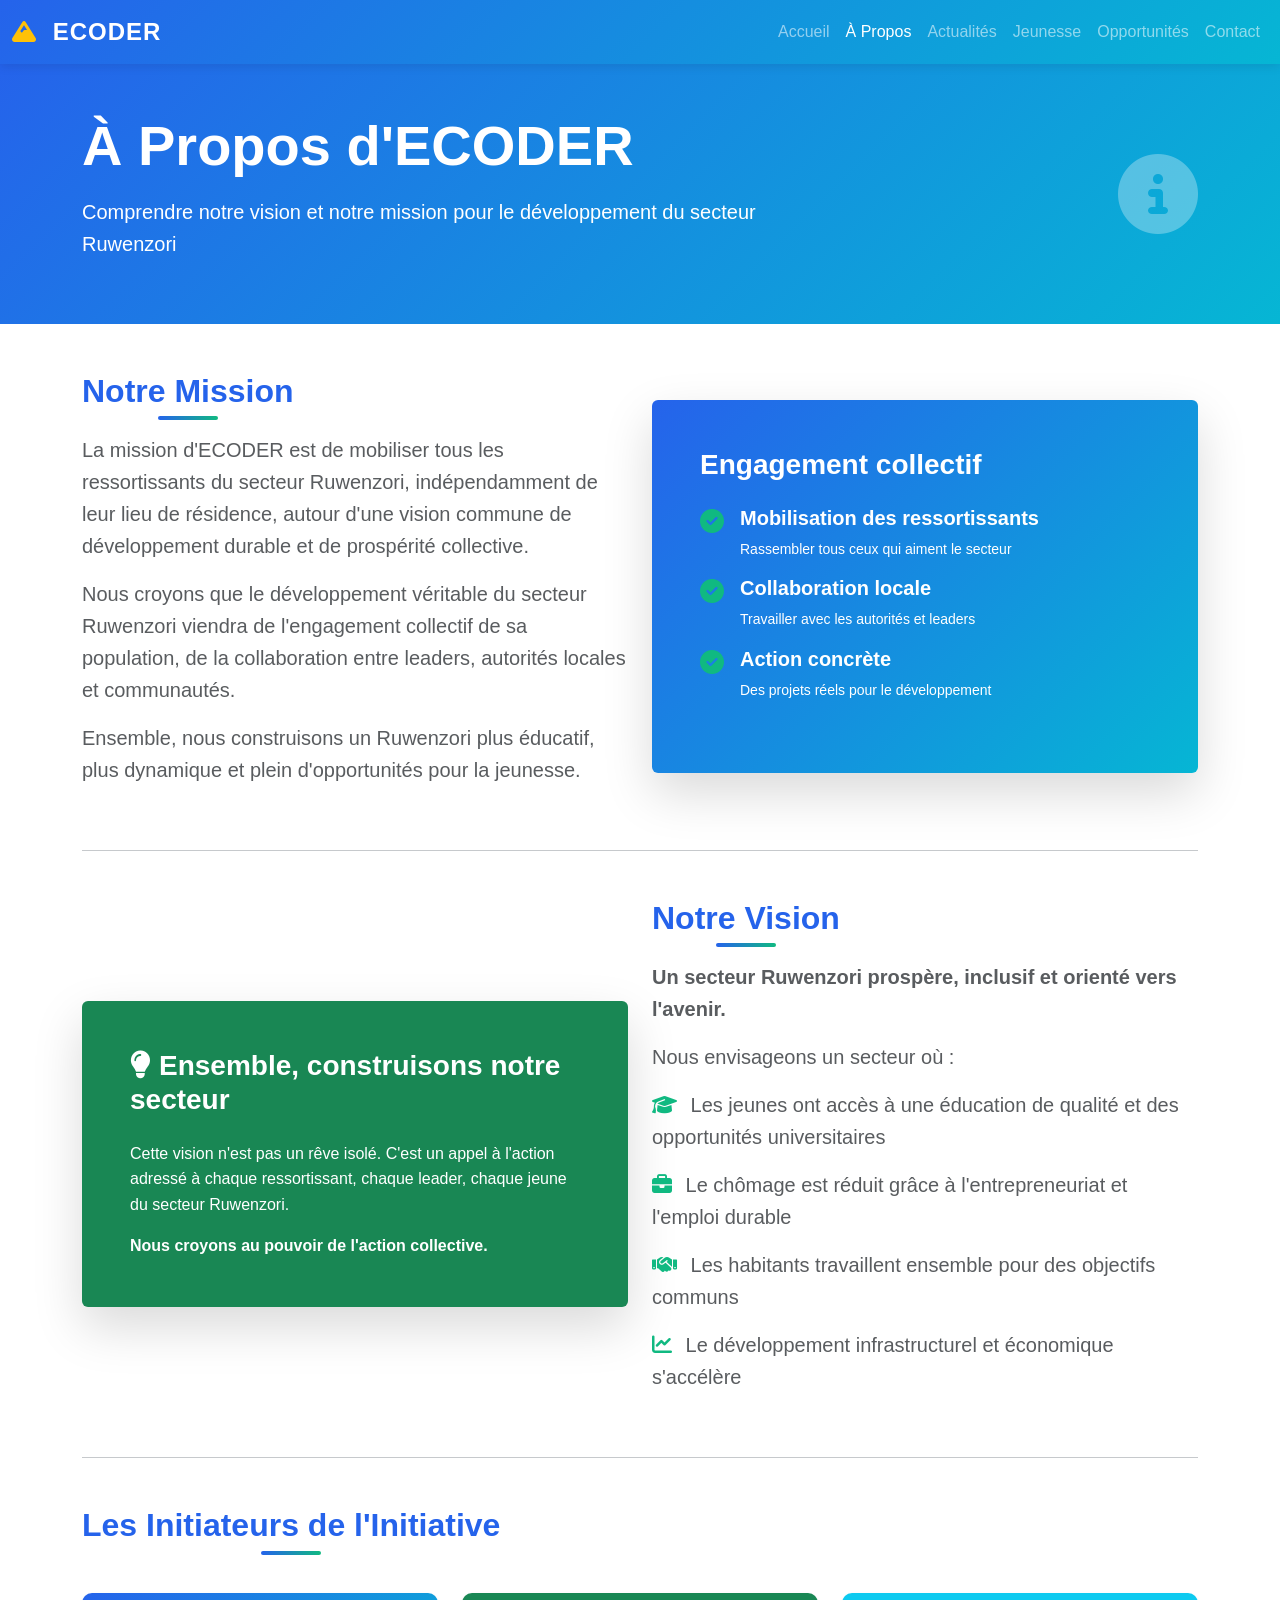
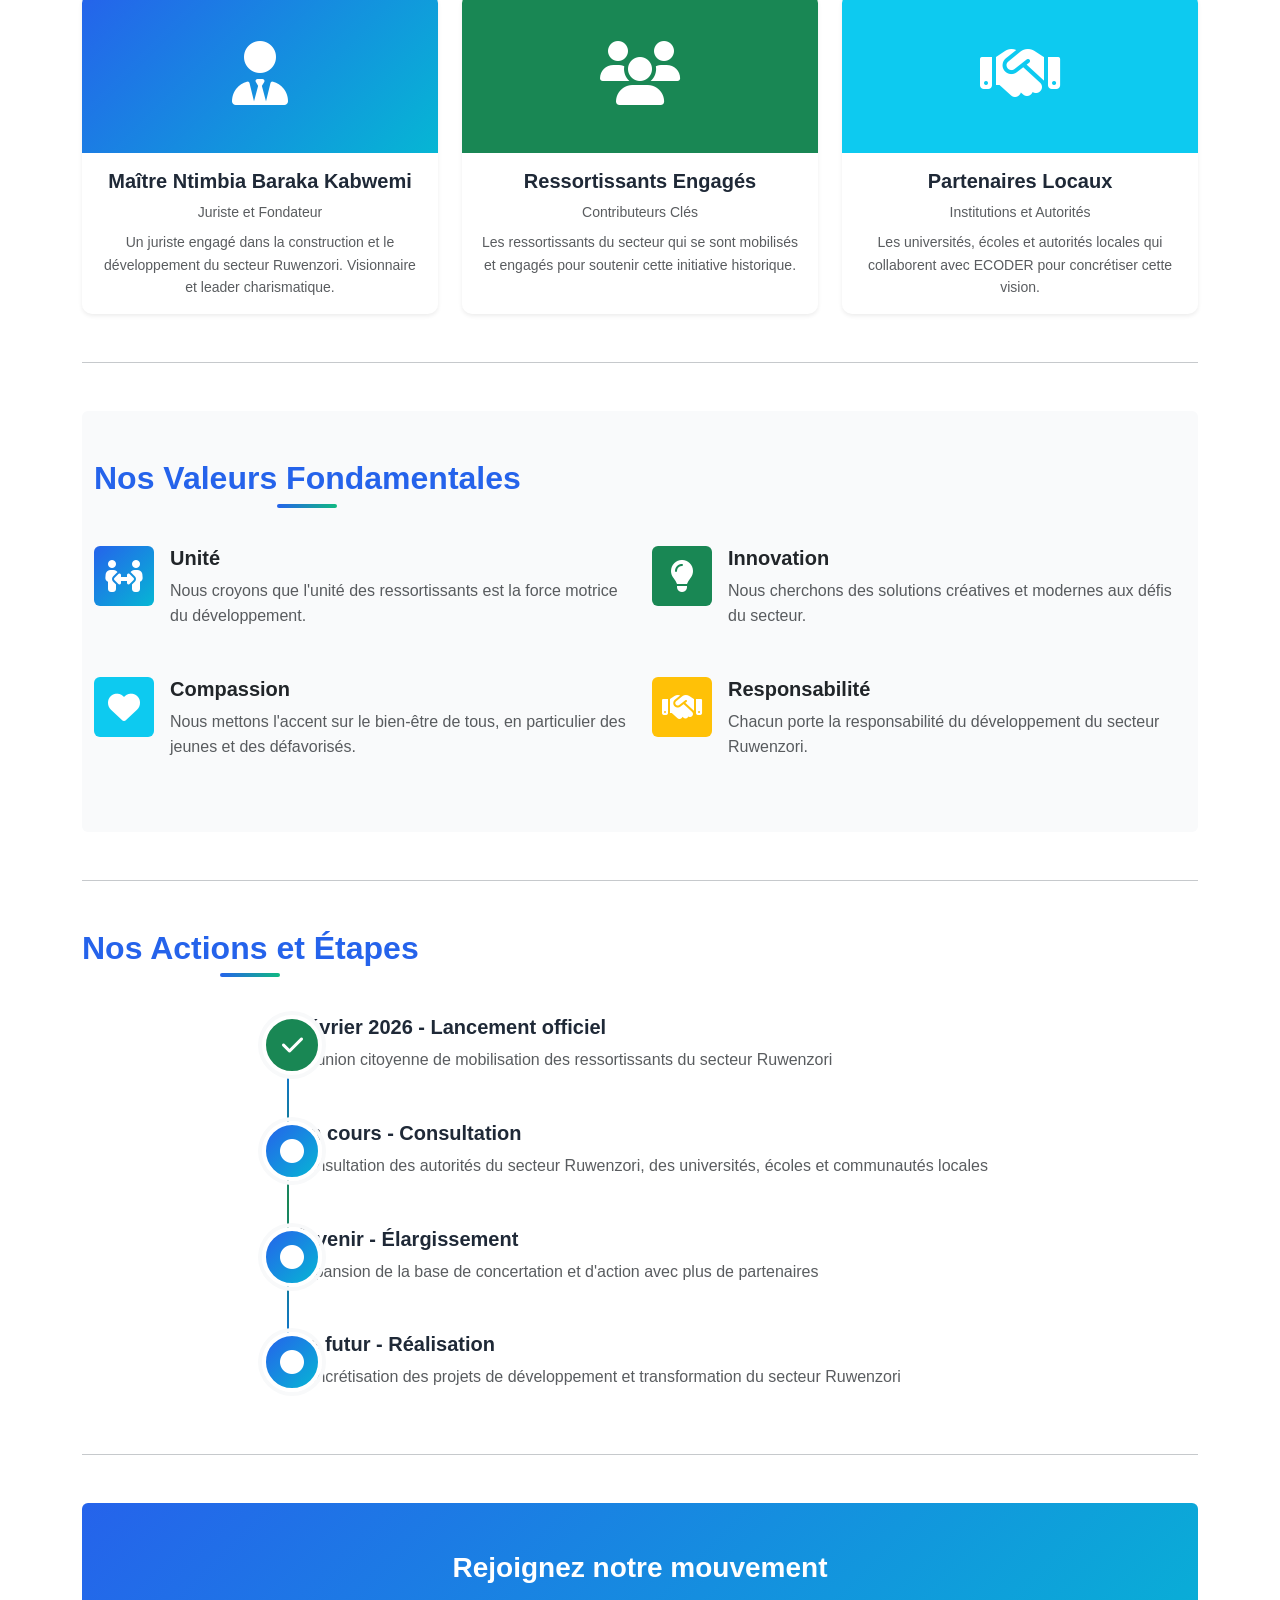
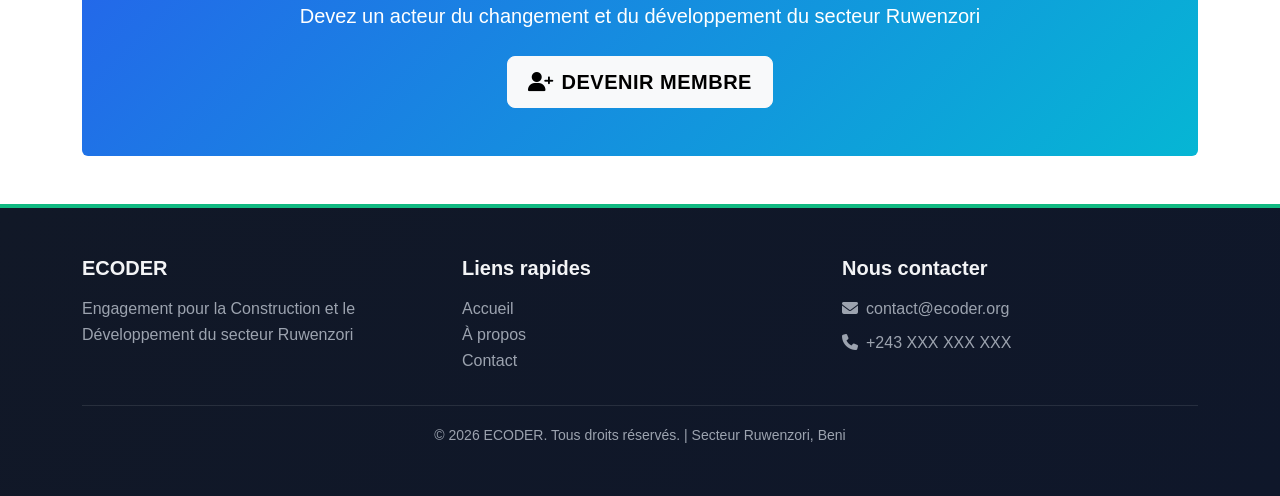
<file: about.html>
<!DOCTYPE html>
<html lang="fr">
<head>
    <meta charset="UTF-8">
    <meta name="viewport" content="width=device-width, initial-scale=1.0">
    <title>À Propos - ECODER</title>
    
    <!-- Bootstrap CSS -->
    <link href="https://cdn.jsdelivr.net/npm/bootstrap@5.3.0/dist/css/bootstrap.min.css" rel="stylesheet">
    <!-- Font Awesome Icons -->
    <link rel="stylesheet" href="https://cdnjs.cloudflare.com/ajax/libs/font-awesome/6.4.0/css/all.min.css">
    <!-- Custom CSS -->
    <link rel="stylesheet" href="style.css">
</head>
<body>
    <!-- Navigation -->
    <nav class="navbar navbar-expand-lg navbar-dark bg-primary sticky-top">
        <div class="container-fluid">
            <a class="navbar-brand fw-bold" href="index.html">
                <i class="fas fa-mountain"></i> ECODER
            </a>
            <button class="navbar-toggler" type="button" data-bs-toggle="collapse" data-bs-target="#navbarNav">
                <span class="navbar-toggler-icon"></span>
            </button>
            <div class="collapse navbar-collapse" id="navbarNav">
                <ul class="navbar-nav ms-auto">
                    <li class="nav-item">
                        <a class="nav-link" href="index.html">Accueil</a>
                    </li>
                    <li class="nav-item">
                        <a class="nav-link active" href="about.html">À Propos</a>
                    </li>
                    <li class="nav-item">
                        <a class="nav-link" href="index.html#actualites">Actualités</a>
                    </li>
                    <li class="nav-item">
                        <a class="nav-link" href="index.html#jeunesse">Jeunesse</a>
                    </li>
                    <li class="nav-item">
                        <a class="nav-link" href="index.html#opportunites">Opportunités</a>
                    </li>
                    <li class="nav-item">
                        <a class="nav-link" href="contact.html">Contact</a>
                    </li>
                </ul>
            </div>
        </div>
    </nav>

    <!-- Page Header -->
    <section class="bg-primary text-white py-5">
        <div class="container">
            <div class="row align-items-center">
                <div class="col-lg-8">
                    <h1 class="display-4 fw-bold mb-3">À Propos d'ECODER</h1>
                    <p class="lead">Comprendre notre vision et notre mission pour le développement du secteur Ruwenzori</p>
                </div>
                <div class="col-lg-4 text-end">
                    <i class="fas fa-info-circle" style="font-size: 5rem; opacity: 0.3;"></i>
                </div>
            </div>
        </div>
    </section>

    <!-- Main Content -->
    <main class="container my-5">
        <!-- Mission Section -->
        <section class="mb-5">
            <div class="row align-items-center">
                <div class="col-lg-6 mb-4 mb-lg-0">
                    <h2 class="h2 fw-bold text-primary mb-4">Notre Mission</h2>
                    <p class="text-muted fs-5 mb-3">
                        La mission d'ECODER est de mobiliser tous les ressortissants du secteur Ruwenzori, 
                        indépendamment de leur lieu de résidence, autour d'une vision commune de développement durable et de prospérité collective.
                    </p>
                    <p class="text-muted fs-5 mb-3">
                        Nous croyons que le développement véritable du secteur Ruwenzori viendra de l'engagement 
                        collectif de sa population, de la collaboration entre leaders, autorités locales et communautés.
                    </p>
                    <p class="text-muted fs-5">
                        Ensemble, nous construisons un Ruwenzori plus éducatif, plus dynamique et plein d'opportunités pour la jeunesse.
                    </p>
                </div>
                <div class="col-lg-6">
                    <div class="bg-primary text-white p-5 rounded shadow-lg">
                        <h3 class="fw-bold mb-4">Engagement collectif</h3>
                        <div class="mb-4">
                            <div class="d-flex align-items-start mb-3">
                                <i class="fas fa-check-circle me-3" style="color: #10b981; font-size: 1.5rem; margin-top: 3px;"></i>
                                <div>
                                    <h5 class="fw-bold">Mobilisation des ressortissants</h5>
                                    <p class="mb-0 small">Rassembler tous ceux qui aiment le secteur</p>
                                </div>
                            </div>
                            <div class="d-flex align-items-start mb-3">
                                <i class="fas fa-check-circle me-3" style="color: #10b981; font-size: 1.5rem; margin-top: 3px;"></i>
                                <div>
                                    <h5 class="fw-bold">Collaboration locale</h5>
                                    <p class="mb-0 small">Travailler avec les autorités et leaders</p>
                                </div>
                            </div>
                            <div class="d-flex align-items-start">
                                <i class="fas fa-check-circle me-3" style="color: #10b981; font-size: 1.5rem; margin-top: 3px;"></i>
                                <div>
                                    <h5 class="fw-bold">Action concrète</h5>
                                    <p class="mb-0 small">Des projets réels pour le développement</p>
                                </div>
                            </div>
                        </div>
                    </div>
                </div>
            </div>
        </section>

        <hr class="my-5">

        <!-- Vision Section -->
        <section class="mb-5">
            <div class="row align-items-center">
                <div class="col-lg-6 order-lg-2 mb-4 mb-lg-0">
                    <h2 class="h2 fw-bold text-primary mb-4">Notre Vision</h2>
                    <p class="text-muted fs-5 mb-3">
                        <strong>Un secteur Ruwenzori prospère, inclusif et orienté vers l'avenir.</strong>
                    </p>
                    <p class="text-muted fs-5 mb-3">
                        Nous envisageons un secteur où :
                    </p>
                    <ul class="list-unstyled text-muted fs-5">
                        <li class="mb-3">
                            <i class="fas fa-graduation-cap text-success me-2"></i>
                            Les jeunes ont accès à une éducation de qualité et des opportunités universitaires
                        </li>
                        <li class="mb-3">
                            <i class="fas fa-briefcase text-success me-2"></i>
                            Le chômage est réduit grâce à l'entrepreneuriat et l'emploi durable
                        </li>
                        <li class="mb-3">
                            <i class="fas fa-handshake text-success me-2"></i>
                            Les habitants travaillent ensemble pour des objectifs communs
                        </li>
                        <li class="mb-3">
                            <i class="fas fa-chart-line text-success me-2"></i>
                            Le développement infrastructurel et économique s'accélère
                        </li>
                    </ul>
                </div>
                <div class="col-lg-6 order-lg-1">
                    <div class="bg-success text-white p-5 rounded shadow-lg">
                        <h3 class="fw-bold mb-4">
                            <i class="fas fa-lightbulb me-2"></i>Ensemble, construisons notre secteur
                        </h3>
                        <p>
                            Cette vision n'est pas un rêve isolé. C'est un appel à l'action adressé à chaque ressortissant, 
                            chaque leader, chaque jeune du secteur Ruwenzori.
                        </p>
                        <p class="mb-0">
                            <strong>Nous croyons au pouvoir de l'action collective.</strong>
                        </p>
                    </div>
                </div>
            </div>
        </section>

        <hr class="my-5">

        <!-- Fondateurs Section -->
        <section class="mb-5">
            <h2 class="h2 fw-bold text-center text-primary mb-5">Les Initiateurs de l'Initiative</h2>
            <div class="row g-4">
                <div class="col-md-6 col-lg-4">
                    <div class="card border-0 shadow-sm h-100 text-center card-hover">
                        <div class="bg-primary text-white p-5">
                            <i class="fas fa-user-tie fa-4x"></i>
                        </div>
                        <div class="card-body">
                            <h5 class="card-title fw-bold">Maître Ntimbia Baraka Kabwemi</h5>
                            <p class="text-muted small mb-2">Juriste et Fondateur</p>
                            <p class="card-text text-muted small">
                                Un juriste engagé dans la construction et le développement du secteur Ruwenzori. 
                                Visionnaire et leader charismatique.
                            </p>
                        </div>
                    </div>
                </div>
                <div class="col-md-6 col-lg-4">
                    <div class="card border-0 shadow-sm h-100 text-center card-hover">
                        <div class="bg-success text-white p-5">
                            <i class="fas fa-users fa-4x"></i>
                        </div>
                        <div class="card-body">
                            <h5 class="card-title fw-bold">Ressortissants Engagés</h5>
                            <p class="text-muted small mb-2">Contributeurs Clés</p>
                            <p class="card-text text-muted small">
                                Les ressortissants du secteur qui se sont mobilisés et engagés pour soutenir 
                                cette initiative historique.
                            </p>
                        </div>
                    </div>
                </div>
                <div class="col-md-6 col-lg-4">
                    <div class="card border-0 shadow-sm h-100 text-center card-hover">
                        <div class="bg-info text-white p-5">
                            <i class="fas fa-handshake fa-4x"></i>
                        </div>
                        <div class="card-body">
                            <h5 class="card-title fw-bold">Partenaires Locaux</h5>
                            <p class="text-muted small mb-2">Institutions et Autorités</p>
                            <p class="card-text text-muted small">
                                Les universités, écoles et autorités locales qui collaborent avec ECODER 
                                pour concrétiser cette vision.
                            </p>
                        </div>
                    </div>
                </div>
            </div>
        </section>

        <hr class="my-5">

        <!-- Valeurs Section -->
        <section class="mb-5 py-5 bg-light rounded">
            <div class="container">
                <h2 class="h2 fw-bold text-center text-primary mb-5">Nos Valeurs Fondamentales</h2>
                <div class="row g-4">
                    <div class="col-md-6">
                        <div class="d-flex mb-4">
                            <div class="me-3">
                                <div class="bg-primary text-white p-3 rounded" style="width: 60px; height: 60px; display: flex; align-items: center; justify-content: center;">
                                    <i class="fas fa-people-arrows fa-2x"></i>
                                </div>
                            </div>
                            <div>
                                <h5 class="fw-bold text-dark">Unité</h5>
                                <p class="text-muted mb-0">
                                    Nous croyons que l'unité des ressortissants est la force motrice du développement.
                                </p>
                            </div>
                        </div>
                    </div>
                    <div class="col-md-6">
                        <div class="d-flex mb-4">
                            <div class="me-3">
                                <div class="bg-success text-white p-3 rounded" style="width: 60px; height: 60px; display: flex; align-items: center; justify-content: center;">
                                    <i class="fas fa-lightbulb fa-2x"></i>
                                </div>
                            </div>
                            <div>
                                <h5 class="fw-bold text-dark">Innovation</h5>
                                <p class="text-muted mb-0">
                                    Nous cherchons des solutions créatives et modernes aux défis du secteur.
                                </p>
                            </div>
                        </div>
                    </div>
                    <div class="col-md-6">
                        <div class="d-flex mb-4">
                            <div class="me-3">
                                <div class="bg-info text-white p-3 rounded" style="width: 60px; height: 60px; display: flex; align-items: center; justify-content: center;">
                                    <i class="fas fa-heart fa-2x"></i>
                                </div>
                            </div>
                            <div>
                                <h5 class="fw-bold text-dark">Compassion</h5>
                                <p class="text-muted mb-0">
                                    Nous mettons l'accent sur le bien-être de tous, en particulier des jeunes et des défavorisés.
                                </p>
                            </div>
                        </div>
                    </div>
                    <div class="col-md-6">
                        <div class="d-flex mb-4">
                            <div class="me-3">
                                <div class="bg-warning text-white p-3 rounded" style="width: 60px; height: 60px; display: flex; align-items: center; justify-content: center;">
                                    <i class="fas fa-handshake fa-2x"></i>
                                </div>
                            </div>
                            <div>
                                <h5 class="fw-bold text-dark">Responsabilité</h5>
                                <p class="text-muted mb-0">
                                    Chacun porte la responsabilité du développement du secteur Ruwenzori.
                                </p>
                            </div>
                        </div>
                    </div>
                </div>
            </div>
        </section>

        <hr class="my-5">

        <!-- Actions Section -->
        <section class="mb-5">
            <h2 class="h2 fw-bold text-center text-primary mb-5">Nos Actions et Étapes</h2>
            <div class="row">
                <div class="col-lg-8 mx-auto">
                    <div class="timeline">
                        <div class="timeline-item mb-5">
                            <div class="timeline-marker bg-success text-white">
                                <i class="fas fa-check"></i>
                            </div>
                            <div class="timeline-content ms-4">
                                <h5 class="fw-bold">Février 2026 - Lancement officiel</h5>
                                <p class="text-muted">
                                    Réunion citoyenne de mobilisation des ressortissants du secteur Ruwenzori
                                </p>
                            </div>
                        </div>
                        <div class="timeline-item mb-5">
                            <div class="timeline-marker bg-primary text-white">
                                <i class="fas fa-circle"></i>
                            </div>
                            <div class="timeline-content ms-4">
                                <h5 class="fw-bold">En cours - Consultation</h5>
                                <p class="text-muted">
                                    Consultation des autorités du secteur Ruwenzori, des universités, écoles et communautés locales
                                </p>
                            </div>
                        </div>
                        <div class="timeline-item mb-5">
                            <div class="timeline-marker bg-primary text-white">
                                <i class="fas fa-circle"></i>
                            </div>
                            <div class="timeline-content ms-4">
                                <h5 class="fw-bold">À venir - Élargissement</h5>
                                <p class="text-muted">
                                    Expansion de la base de concertation et d'action avec plus de partenaires
                                </p>
                            </div>
                        </div>
                        <div class="timeline-item">
                            <div class="timeline-marker bg-primary text-white">
                                <i class="fas fa-circle"></i>
                            </div>
                            <div class="timeline-content ms-4">
                                <h5 class="fw-bold">Le futur - Réalisation</h5>
                                <p class="text-muted">
                                    Concrétisation des projets de développement et transformation du secteur Ruwenzori
                                </p>
                            </div>
                        </div>
                    </div>
                </div>
            </div>
        </section>

        <hr class="my-5">

        <!-- Call to Action -->
        <section class="bg-primary text-white py-5 rounded text-center">
            <h2 class="h3 fw-bold mb-3">Rejoignez notre mouvement</h2>
            <p class="lead mb-4">
                Devez un acteur du changement et du développement du secteur Ruwenzori
            </p>
            <a href="index.html#rejoindre" class="btn btn-light btn-lg">
                <i class="fas fa-user-plus me-2"></i>Devenir membre
            </a>
        </section>
    </main>

    <!-- Footer -->
    <footer class="bg-dark text-white py-5 mt-5">
        <div class="container">
            <div class="row g-4">
                <div class="col-md-4">
                    <h5 class="fw-bold mb-3">ECODER</h5>
                    <p class="text-muted">
                        Engagement pour la Construction et le Développement du secteur Ruwenzori
                    </p>
                </div>
                <div class="col-md-4">
                    <h5 class="fw-bold mb-3">Liens rapides</h5>
                    <ul class="list-unstyled text-muted">
                        <li><a href="index.html" class="text-muted">Accueil</a></li>
                        <li><a href="about.html" class="text-muted">À propos</a></li>
                        <li><a href="contact.html" class="text-muted">Contact</a></li>
                    </ul>
                </div>
                <div class="col-md-4">
                    <h5 class="fw-bold mb-3">Nous contacter</h5>
                    <p class="text-muted mb-2">
                        <i class="fas fa-envelope me-2"></i>contact@ecoder.org
                    </p>
                    <p class="text-muted">
                        <i class="fas fa-phone me-2"></i>+243 XXX XXX XXX
                    </p>
                </div>
            </div>
            <hr class="border-secondary">
            <div class="text-center text-muted">
                <small>&copy; 2026 ECODER. Tous droits réservés. | Secteur Ruwenzori, Beni</small>
            </div>
        </div>
    </footer>

    <!-- Bootstrap JS -->
    <script src="https://cdn.jsdelivr.net/npm/bootstrap@5.3.0/dist/js/bootstrap.bundle.min.js"></script>
    <!-- Custom JS -->
    <script src="script.js"></script>
    
    <style>
        .timeline {
            position: relative;
        }

        .timeline::before {
            content: '';
            position: absolute;
            left: 15px;
            top: 0;
            bottom: 0;
            width: 2px;
            background: linear-gradient(to bottom, #0d6efd, #198754, #0d6efd);
        }

        .timeline-item {
            position: relative;
        }

        .timeline-marker {
            position: absolute;
            left: -10px;
            width: 60px;
            height: 60px;
            border-radius: 50%;
            display: flex;
            align-items: center;
            justify-content: center;
            border: 4px solid white;
            font-size: 1.5rem;
            box-shadow: 0 0 0 4px #f8f9fa;
        }
    </style>
</body>
</html>
</file>
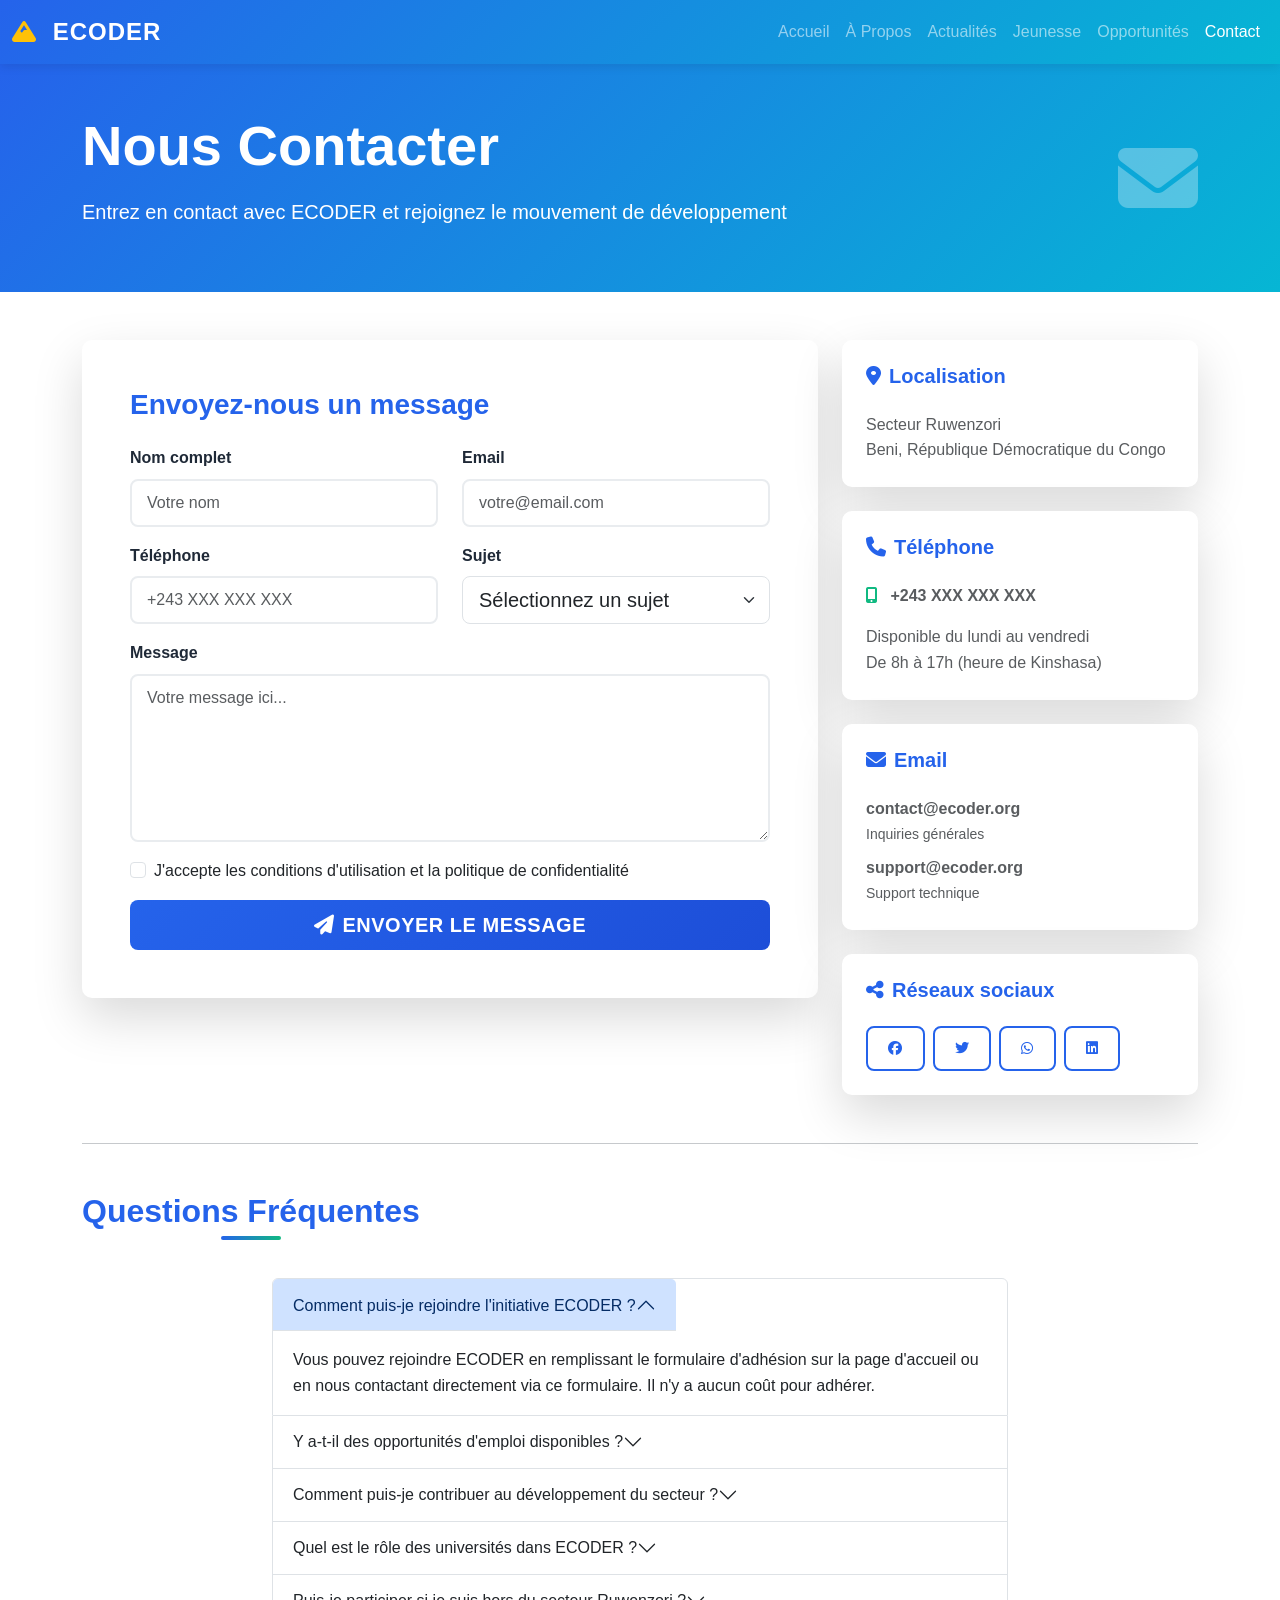
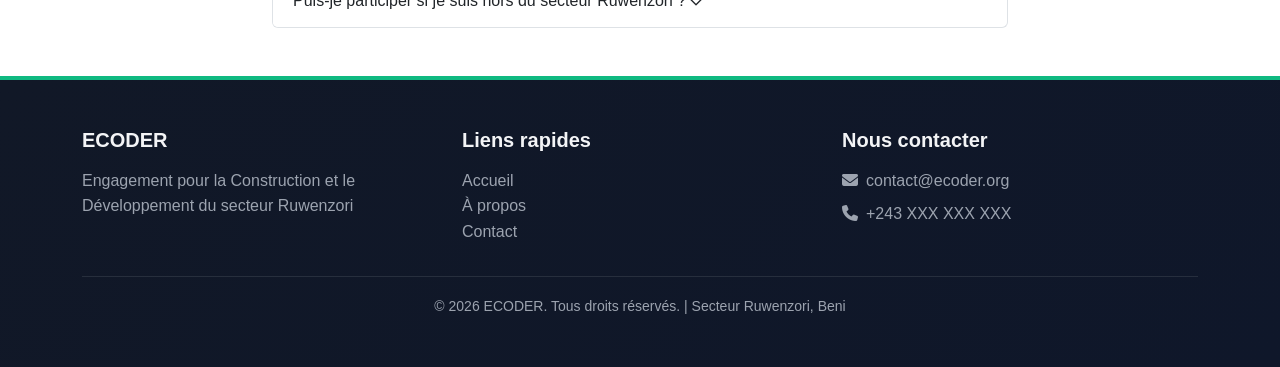
<file: contact.html>
<!DOCTYPE html>
<html lang="fr">
<head>
    <meta charset="UTF-8">
    <meta name="viewport" content="width=device-width, initial-scale=1.0">
    <title>Contact - ECODER</title>
    
    <!-- Bootstrap CSS -->
    <link href="https://cdn.jsdelivr.net/npm/bootstrap@5.3.0/dist/css/bootstrap.min.css" rel="stylesheet">
    <!-- Font Awesome Icons -->
    <link rel="stylesheet" href="https://cdnjs.cloudflare.com/ajax/libs/font-awesome/6.4.0/css/all.min.css">
    <!-- Custom CSS -->
    <link rel="stylesheet" href="style.css">
</head>
<body>
    <!-- Navigation -->
    <nav class="navbar navbar-expand-lg navbar-dark bg-primary sticky-top">
        <div class="container-fluid">
            <a class="navbar-brand fw-bold" href="index.html">
                <i class="fas fa-mountain"></i> ECODER
            </a>
            <button class="navbar-toggler" type="button" data-bs-toggle="collapse" data-bs-target="#navbarNav">
                <span class="navbar-toggler-icon"></span>
            </button>
            <div class="collapse navbar-collapse" id="navbarNav">
                <ul class="navbar-nav ms-auto">
                    <li class="nav-item">
                        <a class="nav-link" href="index.html">Accueil</a>
                    </li>
                    <li class="nav-item">
                        <a class="nav-link" href="about.html">À Propos</a>
                    </li>
                    <li class="nav-item">
                        <a class="nav-link" href="index.html#actualites">Actualités</a>
                    </li>
                    <li class="nav-item">
                        <a class="nav-link" href="index.html#jeunesse">Jeunesse</a>
                    </li>
                    <li class="nav-item">
                        <a class="nav-link" href="index.html#opportunites">Opportunités</a>
                    </li>
                    <li class="nav-item">
                        <a class="nav-link active" href="contact.html">Contact</a>
                    </li>
                </ul>
            </div>
        </div>
    </nav>

    <!-- Page Header -->
    <section class="bg-primary text-white py-5">
        <div class="container">
            <div class="row align-items-center">
                <div class="col-lg-8">
                    <h1 class="display-4 fw-bold mb-3">Nous Contacter</h1>
                    <p class="lead">Entrez en contact avec ECODER et rejoignez le mouvement de développement</p>
                </div>
                <div class="col-lg-4 text-end">
                    <i class="fas fa-envelope" style="font-size: 5rem; opacity: 0.3;"></i>
                </div>
            </div>
        </div>
    </section>

    <!-- Main Content -->
    <main class="container my-5">
        <div class="row g-4">
            <!-- Contact Form -->
            <div class="col-lg-8">
                <div class="card border-0 shadow-lg">
                    <div class="card-body p-5">
                        <h2 class="h3 fw-bold text-primary mb-4">Envoyez-nous un message</h2>
                        <form id="contact-form">
                            <div class="row mb-3">
                                <div class="col-md-6">
                                    <label for="nom" class="form-label fw-bold">Nom complet </label>
                                    <input type="text" class="form-control form-control-lg" id="nom" placeholder="Votre nom" required>
                                </div>
                                <div class="col-md-6">
                                    <label for="email" class="form-label fw-bold">Email </label>
                                    <input type="email" class="form-control form-control-lg" id="email" placeholder="votre@email.com" required>
                                </div>
                            </div>
                            <div class="row mb-3">
                                <div class="col-md-6">
                                    <label for="telephone" class="form-label fw-bold">Téléphone</label>
                                    <input type="tel" class="form-control form-control-lg" id="telephone" placeholder="+243 XXX XXX XXX">
                                </div>
                                <div class="col-md-6">
                                    <label for="sujet" class="form-label fw-bold">Sujet </label>
                                    <select class="form-select form-select-lg" id="sujet" required>
                                        <option value="">Sélectionnez un sujet</option>
                                        <option value="adhesion">Adhésion à ECODER</option>
                                        <option value="opportunite">Opportunité d'emploi</option>
                                        <option value="formation">Formation/Éducation</option>
                                        <option value="projet">Proposition de projet</option>
                                        <option value="partenariat">Partenariat</option>
                                        <option value="autre">Autre</option>
                                    </select>
                                </div>
                            </div>
                            <div class="mb-3">
                                <label for="message" class="form-label fw-bold">Message </label>
                                <textarea class="form-control" id="message" rows="6" placeholder="Votre message ici..." required></textarea>
                            </div>
                            <div class="mb-3 form-check">
                                <input type="checkbox" class="form-check-input" id="consentement" required>
                                <label class="form-check-label" for="consentement">
                                    J'accepte les conditions d'utilisation et la politique de confidentialité
                                </label>
                            </div>
                            <button type="submit" class="btn btn-primary btn-lg w-100">
                                <i class="fas fa-paper-plane me-2"></i>Envoyer le message
                            </button>
                        </form>
                    </div>
                </div>
            </div>

            <!-- Contact Info -->
            <div class="col-lg-4">
                <div class="card border-0 shadow-lg mb-4">
                    <div class="card-body p-4">
                        <h5 class="fw-bold text-primary mb-4">
                            <i class="fas fa-map-marker-alt me-2"></i>Localisation
                        </h5>
                        <p class="text-muted mb-0">
                            Secteur Ruwenzori<br>
                            Beni, République Démocratique du Congo
                        </p>
                    </div>
                </div>

                <div class="card border-0 shadow-lg mb-4">
                    <div class="card-body p-4">
                        <h5 class="fw-bold text-primary mb-4">
                            <i class="fas fa-phone me-2"></i>Téléphone
                        </h5>
                        <p class="text-muted">
                            <i class="fas fa-mobile-alt me-2 text-success"></i>
                            <strong>+243 XXX XXX XXX</strong>
                        </p>
                        <p class="text-muted mb-0">
                            Disponible du lundi au vendredi<br>
                            De 8h à 17h (heure de Kinshasa)
                        </p>
                    </div>
                </div>

                <div class="card border-0 shadow-lg mb-4">
                    <div class="card-body p-4">
                        <h5 class="fw-bold text-primary mb-4">
                            <i class="fas fa-envelope me-2"></i>Email
                        </h5>
                        <p class="text-muted mb-2">
                            <strong>contact@ecoder.org</strong><br>
                            <small>Inquiries générales</small>
                        </p>
                        <p class="text-muted mb-0">
                            <strong>support@ecoder.org</strong><br>
                            <small>Support technique</small>
                        </p>
                    </div>
                </div>

                <div class="card border-0 shadow-lg">
                    <div class="card-body p-4">
                        <h5 class="fw-bold text-primary mb-4">
                            <i class="fas fa-share-alt me-2"></i>Réseaux sociaux
                        </h5>
                        <div class="d-flex gap-2">
                            <a href="https://web.facebook.com/wacongont" class="btn btn-sm btn-outline-primary">
                                <i class="fab fa-facebook"></i>
                            </a>
                            <a href="https://twitter.com/ecoder" class="btn btn-sm btn-outline-primary">
                                <i class="fab fa-twitter"></i>
                            </a>
                            <a href="https://web.whatsapp.com/" class="btn btn-sm btn-outline-primary">
                                <i class="fab fa-whatsapp"></i>
                            </a>
                            <a href="https://www.linkedin.com/company/ecoder" class="btn btn-sm btn-outline-primary">
                                <i class="fab fa-linkedin"></i>
                            </a>
                        </div>
                    </div>
                </div>
            </div>
        </div>

        <hr class="my-5">

        <!-- FAQ Section -->
        <section class="mb-5">
            <h2 class="h2 fw-bold text-center text-primary mb-5">Questions Fréquentes</h2>
            <div class="row">
                <div class="col-lg-8 mx-auto">
                    <div class="accordion" id="faqAccordion">
                        <div class="accordion-item">
                            <h2 class="accordion-header">
                                <button class="accordion-button" type="button" data-bs-toggle="collapse" data-bs-target="#faq1">
                                    Comment puis-je rejoindre l'initiative ECODER ?
                                </button>
                            </h2>
                            <div id="faq1" class="accordion-collapse collapse show" data-bs-parent="#faqAccordion">
                                <div class="accordion-body">
                                    Vous pouvez rejoindre ECODER en remplissant le formulaire d'adhésion sur la page d'accueil 
                                    ou en nous contactant directement via ce formulaire. Il n'y a aucun coût pour adhérer.
                                </div>
                            </div>
                        </div>

                        <div class="accordion-item">
                            <h2 class="accordion-header">
                                <button class="accordion-button collapsed" type="button" data-bs-toggle="collapse" data-bs-target="#faq2">
                                    Y a-t-il des opportunités d'emploi disponibles ?
                                </button>
                            </h2>
                            <div id="faq2" class="accordion-collapse collapse" data-bs-parent="#faqAccordion">
                                <div class="accordion-body">
                                    Oui ! ECODER met régulièrement à jour sa section Opportunités avec des offres d'emploi, 
                                    des formations et des stages. Consultez régulièrement la page Opportunités pour les dernières offres.
                                </div>
                            </div>
                        </div>

                        <div class="accordion-item">
                            <h2 class="accordion-header">
                                <button class="accordion-button collapsed" type="button" data-bs-toggle="collapse" data-bs-target="#faq3">
                                    Comment puis-je contribuer au développement du secteur ?
                                </button>
                            </h2>
                            <div id="faq3" class="accordion-collapse collapse" data-bs-parent="#faqAccordion">
                                <div class="accordion-body">
                                    Il existe plusieurs façons de contribuer : rejoindre un projet, partager vos compétences, 
                                    devenir mentor pour les jeunes, ou proposer des initiatives. Contactez-nous pour discuter 
                                    de vos idées.
                                </div>
                            </div>
                        </div>

                        <div class="accordion-item">
                            <h2 class="accordion-header">
                                <button class="accordion-button collapsed" type="button" data-bs-toggle="collapse" data-bs-target="#faq4">
                                    Quel est le rôle des universités dans ECODER ?
                                </button>
                            </h2>
                            <div id="faq4" class="accordion-collapse collapse" data-bs-parent="#faqAccordion">
                                <div class="accordion-body">
                                    Les universités sont des partenaires clés. Elles collaborent avec ECODER pour : 
                                    promouvoir l'éducation universitaire, offrir des bourses, créer des stages et 
                                    développer la recherche appliquée au secteur.
                                </div>
                            </div>
                        </div>

                        <div class="accordion-item">
                            <h2 class="accordion-header">
                                <button class="accordion-button collapsed" type="button" data-bs-toggle="collapse" data-bs-target="#faq5">
                                    Puis-je participer si je suis hors du secteur Ruwenzori ?
                                </button>
                            </h2>
                            <div id="faq5" class="accordion-collapse collapse" data-bs-parent="#faqAccordion">
                                <div class="accordion-body">
                                    Absolument ! ECODER accueille tous les ressortissants, où qu'ils soient. 
                                    Si vous êtes originaire du secteur Ruwenzori, vous pouvez contribuer à distance 
                                    ou lors de vos visites.
                                </div>
                            </div>
                        </div>
                    </div>
                </div>
            </div>
        </section>
    </main>

    <!-- Footer -->
    <footer class="bg-dark text-white py-5 mt-5">
        <div class="container">
            <div class="row g-4">
                <div class="col-md-4">
                    <h5 class="fw-bold mb-3">ECODER</h5>
                    <p class="text-muted">
                        Engagement pour la Construction et le Développement du secteur Ruwenzori
                    </p>
                </div>
                <div class="col-md-4">
                    <h5 class="fw-bold mb-3">Liens rapides</h5>
                    <ul class="list-unstyled text-muted">
                        <li><a href="index.html" class="text-muted">Accueil</a></li>
                        <li><a href="about.html" class="text-muted">À propos</a></li>
                        <li><a href="contact.html" class="text-muted">Contact</a></li>
                    </ul>
                </div>
                <div class="col-md-4">
                    <h5 class="fw-bold mb-3">Nous contacter</h5>
                    <p class="text-muted mb-2">
                        <i class="fas fa-envelope me-2"></i>contact@ecoder.org
                    </p>
                    <p class="text-muted">
                        <i class="fas fa-phone me-2"></i>+243 XXX XXX XXX
                    </p>
                </div>
            </div>
            <hr class="border-secondary">
            <div class="text-center text-muted">
                <small>&copy; 2026 ECODER. Tous droits réservés. | Secteur Ruwenzori, Beni</small>
            </div>
        </div>
    </footer>

    <!-- Bootstrap JS -->
    <script src="https://cdn.jsdelivr.net/npm/bootstrap@5.3.0/dist/js/bootstrap.bundle.min.js"></script>
    <!-- Custom JS -->
    <script src="script.js"></script>

    <script>
        // Contact Form Handler
        document.getElementById('contact-form').addEventListener('submit', function(e) {
            e.preventDefault();

            const formData = {
                nom: document.getElementById('nom').value,
                email: document.getElementById('email').value,
                telephone: document.getElementById('telephone').value,
                sujet: document.getElementById('sujet').value,
                message: document.getElementById('message').value,
                date: new Date().toLocaleDateString('fr-FR'),
                heure: new Date().toLocaleTimeString('fr-FR')
            };

            // Save to localStorage
            let messages = JSON.parse(localStorage.getItem('ecoder_messages')) || [];
            messages.push(formData);
            localStorage.setItem('ecoder_messages', JSON.stringify(messages));

            // Show success message
            showAlert('Merci ! Votre message a été envoyé avec succès. Nous vous répondrons bientôt.', 'success');

            // Reset form
            document.getElementById('contact-form').reset();
        });
    </script>
</body>
</html>
</file>
<file: style.css>
/* ========================
   VARIABLES & COLORS
   ======================== */
:root {
    --primary-blue: #2563eb;
    --primary-green: #10b981;
    --primary-teal: #06b6d4;
    --primary-light: #eff6ff;
    --text-dark: #1f2937;
    --text-light: #6b7280;
    --text-muted: #9ca3af;
    --border-light: #e5e7eb;
    --footer-bg: #111827;
    --footer-text: #f3f4f6;
}

/* ========================
   GLOBAL STYLES
   ======================== */
* {
    margin: 0;
    padding: 0;
    box-sizing: border-box;
}

html {
    scroll-behavior: smooth;
}

body {
    font-family: 'Segoe UI', Tahoma, Geneva, Verdana, sans-serif;
    color: var(--text-dark);
    line-height: 1.6;
    overflow-x: hidden;
}

/* ========================
   NAVBAR STYLES
   ======================== */
.navbar {
    box-shadow: 0 2px 10px rgba(0, 0, 0, 0.1);
    transition: all 0.3s ease;
}

.navbar-brand {
    font-size: 1.5rem;
    letter-spacing: 1px;
    color: #fff !important;
}

.navbar-brand i {
    margin-right: 0.5rem;
    color: #ffc107;
}

.nav-link {
    font-weight: 500;
    transition: all 0.3s ease;
    position: relative;
}

.nav-link:hover {
    color: #ffc107 !important;
}

.nav-link::after {
    content: '';
    position: absolute;
    bottom: 0;
    left: 0;
    width: 0;
    height: 2px;
    background-color: #ffc107;
    transition: width 0.3s ease;
}

.nav-link:hover::after {
    width: 100%;
}

/* ========================
   SLIDESHOW STYLES
   ======================== */
.slideshow-container {
    position: absolute;
    top: 0;
    left: 0;
    width: 100%;
    height: 100%;
   /* background: #000;*/
}

.slide {
    display: none;
    position: relative;
    width: 100%;
    height: 100%;
    overflow: hidden;
}

.slide img {
    width: 100%;
    height: auto;
    max-width: 100%;
    /*object-fit: cover;
    object-position: center;
    image-rendering: crisp-edges;
    -webkit-backface-visibility: hidden;
    backface-visibility: hidden;
    display: block;*/
}

.slide.fade {
    animation: fade 0.5s ease-in-out;
}

@keyframes fade {
    from { opacity: 0; }
    to { opacity: 1; }
}

.slide.show {
    display: block;
}

/* Navigation Arrows */
.prev, .next {
    cursor: pointer;
    position: absolute;
    top: 50%;
    width: auto;
    margin-top: -22px;
    padding: 16px;
    color: white;
    font-weight: bold;
    font-size: 18px;
    background-color: rgba(0, 0, 0, 0.5);
    border-radius: 3px;
    user-select: none;
    z-index: 10;
    transition: all 0.3s ease;
}

.prev:hover, .next:hover {
    background-color: rgba(0, 0, 0, 0.8);
    transform: scale(1.1);
}

.prev {
    left: 15px;
}

.next {
    right: 15px;
}

/* Dots Indicator */
.dots-container {
    position: absolute;
    bottom: 20px;
    left: 50%;
    transform: translateX(-50%);
    display: flex;
    gap: 10px;
    z-index: 10;
}

.dot {
    cursor: pointer;
    height: 12px;
    width: 12px;
    margin: 0 5px;
    background-color: rgba(255, 255, 255, 0.5);
    border-radius: 50%;
    display: inline-block;
    transition: all 0.3s ease;
    border: 2px solid transparent;
}

.dot.active {
    background-color: white;
    border-color: rgba(37, 99, 235, 1);
    box-shadow: 0 0 10px rgba(255, 255, 255, 0.8);
    transform: scale(1.3);
}

.dot:hover {
    background-color: rgba(255, 255, 255, 0.8);
    transform: scale(1.2);
}

@media (max-width: 768px) {
    .prev, .next {
        font-size: 14px;
        padding: 10px;
        margin-top: -14px;
    }

    .dot {
        height: 8px;
        width: 8px;
    }
}

/* ========================
   HERO SECTION
   ======================== */
.hero-section {
    min-height: 100vh;
    display: flex;
    align-items: center;
    justify-content: center;
    position: relative;
    overflow: hidden;
}

.hero-section::before {
   /* content: '';*/
    position: absolute;
    top: 0;
    left: 0;
    right: 0;
    bottom: 0;
   /* background: rgba(37, 99, 235, 0.4);
    z-index: 3;*/
}

@keyframes wave {
    0% { transform: translateX(0); }
    100% { transform: translateX(1200px); }
}

.hero-overlay {
    position: relative;
    z-index: 4;
    height: 100%;
}

.hero-section h1 {
    font-size: 3.5rem;
    font-weight: 800;
    text-shadow: 2px 2px 4px rgb(0, 0, 0);
    animation: fadeInDown 0.8s ease;
    color: #ffc003;
}

.hero-section .lead {
    font-size: 1.5em;
    text-shadow: 1px 1px 2px rgba(0, 0, 0, 0.2);
    animation: fadeInUp 0.8s ease 0.2s both;
    color: #ffffff;
}

.hero-section .h5 {
    animation: fadeInUp 0.8s ease 0.4s both;
    color: #f2ff00;
}

.hero-section .btn {
    animation: fadeInUp 0.8s ease 0.6s both;
    font-weight: 600;
    transition: all 0.3s ease;
}

.hero-section .btn:hover {
    transform: translateY(-3px);
    box-shadow: 0 10px 25px rgba(0, 0, 0, 0.2);
}

@keyframes fadeInDown {
    from {
        opacity: 0;
        transform: translateY(-30px);
    }
    to {
        opacity: 1;
        transform: translateY(0);
    }
}

@keyframes fadeInUp {
    from {
        opacity: 0;
        transform: translateY(30px);
    }
    to {
        opacity: 1;
        transform: translateY(0);
    }
}

/* ========================
   FEATURE BOXES
   ======================== */
.feature-box {
    padding: 20px;
    text-align: center;
    border-radius: 10px;
    background: #fff;
    transition: all 0.3s ease;
    border: 2px solid #e9ecef;
}

.feature-box:hover {
    transform: translateY(-5px);
    box-shadow: 0 10px 30px rgba(0, 0, 0, 0.1);
    border-color: var(--primary-green);
}

.feature-box i {
    font-size: 2.5rem;
    color: var(--primary-green);
}

/* ========================
   CARDS STYLES
   ======================== */
.card {
    transition: all 0.3s ease;
    border-radius: 10px;
    overflow: hidden;
}

.card-hover:hover {
    transform: translateY(-10px);
    box-shadow: 0 20px 40px rgba(0, 0, 0, 0.15) !important;
}

.card-img-top {
    display: flex;
    align-items: center;
    justify-content: center;
    min-height: 200px;
}

.card-title {
    color: var(--text-dark);
    transition: color 0.3s ease;
}

.card:hover .card-title {
    color: var(--primary-blue);
}

/* ========================
   BUTTONS STYLES
   ======================== */
.btn {
    font-weight: 600;
    border-radius: 8px;
    transition: all 0.3s ease;
    text-transform: uppercase;
    letter-spacing: 0.5px;
    padding: 10px 20px;
}

.btn-primary {
    background: linear-gradient(135deg, #2563eb 0%, #1d4ed8 100%);
    border: none;
}

.btn-primary:hover {
    background: linear-gradient(135deg, #1d4ed8 0%, #1e40af 100%);
    transform: translateY(-2px);
    box-shadow: 0 10px 25px rgba(37, 99, 235, 0.3);
}

.btn-success {
    background: linear-gradient(135deg, #198754 0%, #155724 100%);
    border: none;
}

.btn-success:hover {
    background: linear-gradient(135deg, #155724 0%, #12451b 100%);
    transform: translateY(-2px);
    box-shadow: 0 10px 25px rgba(25, 135, 84, 0.3);
}

.btn-outline-primary {
    color: var(--primary-blue);
    border: 2px solid var(--primary-blue);
}

.btn-outline-primary:hover {
    background-color: var(--primary-blue);
    border-color: var(--primary-blue);
    transform: translateY(-2px);
}

/* ========================
   SECTIONS SPACING
   ======================== */
section {
    position: relative;
    z-index: 1;
}

section h2 {
    position: relative;
    display: inline-block;
}

section .h2::after {
    content: '';
    position: absolute;
    bottom: -10px;
    left: 50%;
    transform: translateX(-50%);
    width: 60px;
    height: 4px;
    background: linear-gradient(90deg, var(--primary-blue), var(--primary-green));
    border-radius: 2px;
}

/* ========================
   FORMS
   ======================== */
.form-control {
    border: 2px solid #e9ecef;
    border-radius: 8px;
    padding: 10px 15px;
    font-size: 1rem;
    transition: all 0.3s ease;
}

.form-control:focus {
    border-color: var(--primary-blue);
    box-shadow: 0 0 0 0.2rem rgba(13, 110, 253, 0.25);
}

.form-label {
    font-weight: 600;
    color: var(--text-dark);
    margin-bottom: 0.5rem;
}

/* ========================
   MODALS
   ======================== */
.modal-content {
    border: none;
    border-radius: 15px;
    box-shadow: 0 20px 60px rgba(0, 0, 0, 0.3);
}

.modal-header {
    border: none;
    border-radius: 15px 15px 0 0;
}

/* ========================
   FOOTER
   ======================== */
footer {
    background: linear-gradient(135deg, #111827 0%, #0f172a 100%);
    border-top: 4px solid var(--primary-green);
    margin-top: 5rem;
    color: var(--footer-text);
}

footer h5 {
    color: var(--footer-text);
}

footer p {
    color: var(--text-muted);
    margin: 0.5rem 0;
}

footer a {
    text-decoration: none;
    color: var(--text-muted);
    transition: all 0.3s ease;
}

footer a:hover {
    color: var(--primary-teal) !important;
    text-decoration: underline;
}

footer .text-muted {
    color: var(--text-muted) !important;
}

footer small {
    color: var(--text-muted);
}

/* ========================
   RESPONSIVE DESIGN
   ======================== */
@media (max-width: 768px) {
    .hero-section h1 {
        font-size: 2.5rem;
    }

    .hero-section .lead {
        font-size: 1.1rem;
    }

    .feature-box {
        padding: 15px;
    }

    .feature-box i {
        font-size: 2rem;
    }

    section {
        padding: 2rem 0 !important;
    }
}

@media (max-width: 576px) {
    .hero-section h1 {
        font-size: 2rem;
    }

    .hero-section .lead {
        font-size: 1rem;
    }

    .btn {
        font-size: 0.9rem;
        padding: 8px 16px;
    }

    #rejoindre .row {
        flex-direction: column;
    }

    #rejoindre .col-lg-4 {
        text-align: start !important;
        margin-top: 1rem;
    }
}

/* ========================
   ANIMATIONS
   ======================== */
@keyframes slideInLeft {
    from {
        opacity: 0;
        transform: translateX(-50px);
    }
    to {
        opacity: 1;
        transform: translateX(0);
    }
}

@keyframes slideInRight {
    from {
        opacity: 0;
        transform: translateX(50px);
    }
    to {
        opacity: 1;
        transform: translateX(0);
    }
}

.col-lg-6:first-child {
    animation: slideInLeft 0.8s ease;
}

.col-lg-6:last-child {
    animation: slideInRight 0.8s ease;
}

/* ========================
   UTILITY CLASSES
   ======================== */
.text-primary {
    color: var(--primary-blue) !important;
}

.text-success {
    color: var(--primary-green) !important;
}

.bg-primary {
    background: linear-gradient(135deg, var(--primary-blue) 0%, var(--primary-teal) 100%) !important;
}

.bg-light {
    background-color: #f9fafb !important;
}

.shadow-lg {
    box-shadow: 0 20px 50px rgba(0, 0, 0, 0.15) !important;
}

/* ========================
   SCROLL ANIMATIONS
   ======================== */
.scroll-fade {
    opacity: 0;
    animation: fadeInUp 0.8s ease forwards;
}
</file>
